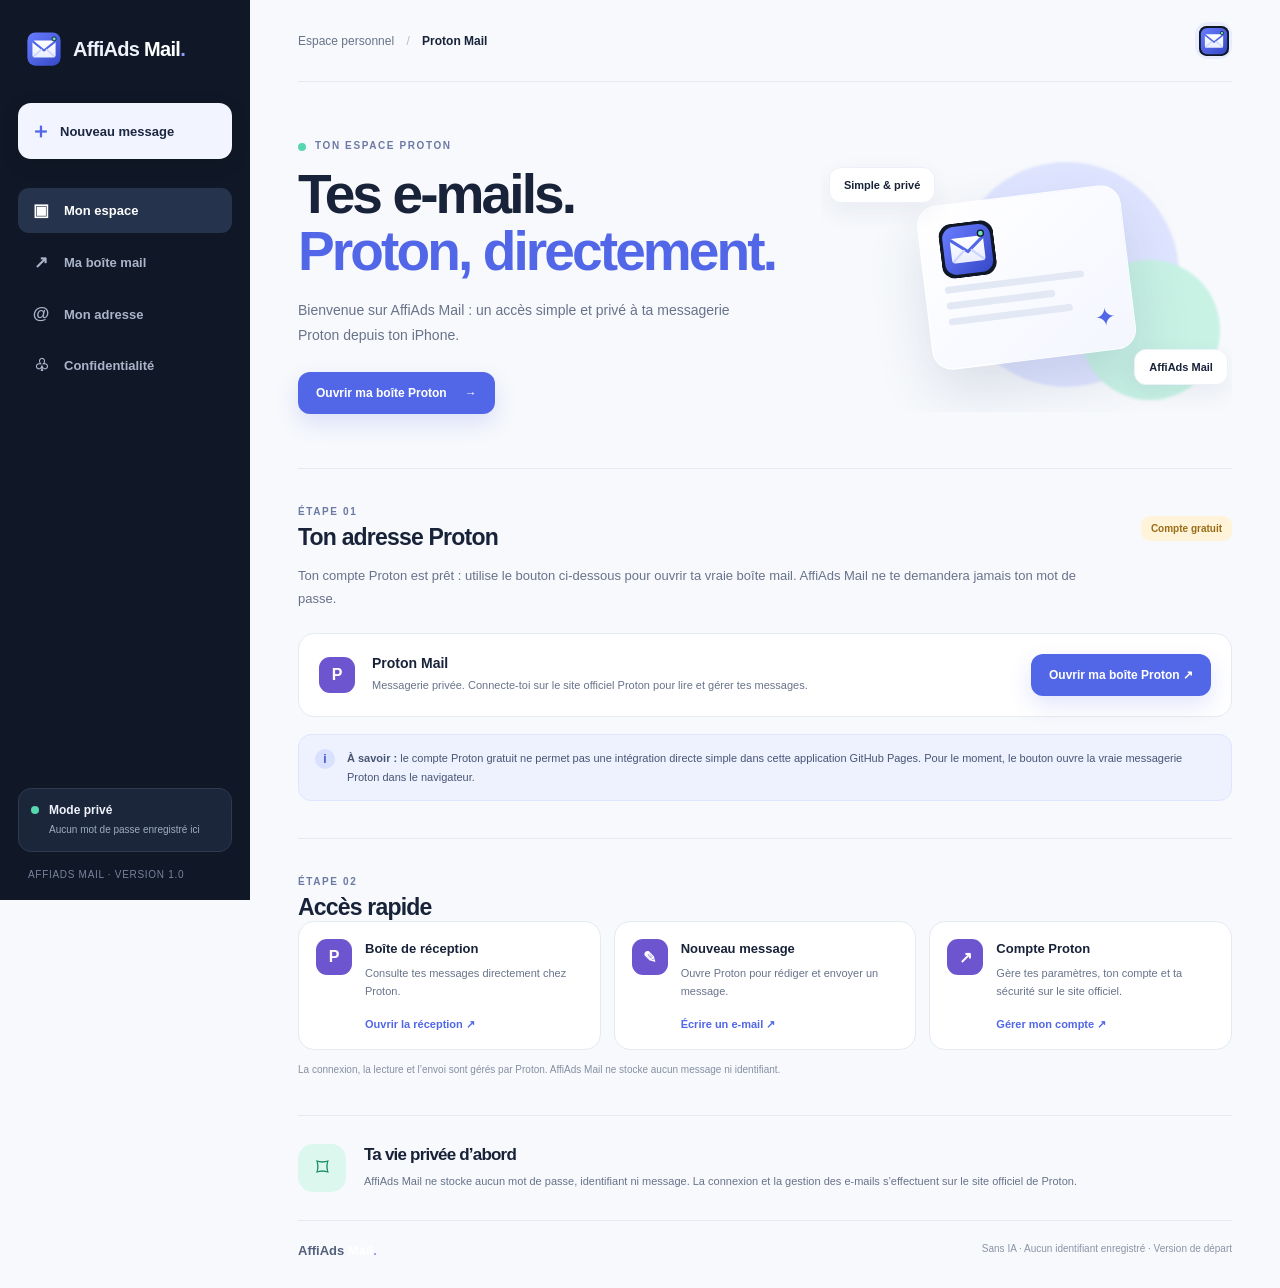
<file: index.html>
<!doctype html>
<html lang="fr">
<head>
<meta charset="utf-8"><meta name="viewport" content="width=device-width,initial-scale=1,viewport-fit=cover">
<meta name="theme-color" content="#101827"><meta name="description" content="AffiAds Mail — ton espace de messagerie personnel.">
<link rel="manifest" href="./manifest.webmanifest"><link rel="icon" href="./icons/icon.svg" type="image/svg+xml"><link rel="stylesheet" href="./style.css">
<title>AffiAds Mail — Proton</title>
</head>
<body>
<div class="app-shell">
<aside class="sidebar" id="sidebar">
<a class="brand" href="./"><img src="./icons/icon.svg" alt="" class="brand-icon"><span>AffiAds <b>Mail</b><i>.</i></span></a>
<button class="compose-btn" id="composeBtn"><span>＋</span> Nouveau message</button>
<nav class="nav" aria-label="Navigation">
<a class="nav-item active" href="#accueil"><span>▣</span> Mon espace</a>
<a class="nav-item" href="#connexion"><span>↗</span> Ma boîte mail</a>
<a class="nav-item" href="#adresse"><span>@</span> Mon adresse</a>
<a class="nav-item" href="#confidentialite"><span>♧</span> Confidentialité</a>
</nav>
<div class="sidebar-note"><span class="status-dot"></span><div><b>Mode privé</b><small>Aucun mot de passe enregistré ici</small></div></div>
<div class="sidebar-footer">AFFIADS MAIL · VERSION 1.0</div>
</aside>
<main class="main">
<header class="topbar"><button class="icon-btn mobile-menu" id="menuBtn" aria-label="Ouvrir le menu">☰</button><div class="crumb">Espace personnel <span>/</span> <b>Proton Mail</b></div><div class="avatar"><img src="./icons/icon.svg" alt="Logo AffiAds Mail"></div></header>
<section class="hero" id="accueil"><div class="hero-copy"><div class="eyebrow"><span class="status-dot"></span> TON ESPACE PROTON</div><h1>Tes e-mails.<br><em>Proton, directement.</em></h1><p>Bienvenue sur AffiAds Mail : un accès simple et privé à ta messagerie Proton depuis ton iPhone.</p><a class="primary-btn" href="https://mail.proton.me/" target="_blank" rel="noopener noreferrer">Ouvrir ma boîte Proton <span>→</span></a></div>
<div class="hero-art" aria-hidden="true"><div class="orb orb-one"></div><div class="orb orb-two"></div><div class="mail-card"><img src="./icons/icon.svg" alt=""><div class="mail-lines"><i></i><i></i><i></i></div><div class="mail-stamp">✦</div></div><div class="floating-chip chip-one">Simple &amp; privé</div><div class="floating-chip chip-two">AffiAds Mail</div></div></section>
<section class="section" id="adresse"><div class="section-heading"><div><p class="eyebrow">ÉTAPE 01</p><h2>Ton adresse Proton</h2></div><span class="step-tag">Compte gratuit</span></div>
<p class="section-intro">Ton compte Proton est prêt : utilise le bouton ci-dessous pour ouvrir ta vraie boîte mail. AffiAds Mail ne te demandera jamais ton mot de passe.</p>
<div class="access-panel"><div class="provider-logo proton">P</div><div class="access-copy"><h3>Proton Mail</h3><p>Messagerie privée. Connecte-toi sur le site officiel Proton pour lire et gérer tes messages.</p></div><div class="access-actions"><a class="primary-btn" href="https://mail.proton.me/" target="_blank" rel="noopener noreferrer">Ouvrir ma boîte Proton ↗</a></div></div>
<div class="notice"><span class="notice-icon">i</span><p><b>À savoir :</b> le compte Proton gratuit ne permet pas une intégration directe simple dans cette application GitHub Pages. Pour le moment, le bouton ouvre la vraie messagerie Proton dans le navigateur.</p></div></section>
<section class="section" id="connexion"><div class="section-heading"><div><p class="eyebrow">ÉTAPE 02</p><h2>Accès rapide</h2></div></div>
<div class="provider-grid">
<article class="provider-card"><div class="provider-logo proton">P</div><div class="provider-copy"><h3>Boîte de réception</h3><p>Consulte tes messages directement chez Proton.</p><a href="https://mail.proton.me/u/0/inbox" target="_blank" rel="noopener noreferrer">Ouvrir la réception ↗</a></div></article>
<article class="provider-card"><div class="provider-logo proton">✎</div><div class="provider-copy"><h3>Nouveau message</h3><p>Ouvre Proton pour rédiger et envoyer un message.</p><a href="https://mail.proton.me/" target="_blank" rel="noopener noreferrer">Écrire un e-mail ↗</a></div></article>
<article class="provider-card"><div class="provider-logo proton">↗</div><div class="provider-copy"><h3>Compte Proton</h3><p>Gère tes paramètres, ton compte et ta sécurité sur le site officiel.</p><a href="https://account.proton.me/" target="_blank" rel="noopener noreferrer">Gérer mon compte ↗</a></div></article>
</div>
<p class="small-muted">La connexion, la lecture et l’envoi sont gérés par Proton. AffiAds Mail ne stocke aucun message ni identifiant.</p></section>
<section class="section privacy-section" id="confidentialite"><div class="privacy-icon">⌑</div><div><h2>Ta vie privée d’abord</h2><p>AffiAds Mail ne stocke aucun mot de passe, identifiant ni message. La connexion et la gestion des e-mails s’effectuent sur le site officiel de Proton.</p></div></section>
<footer class="footer"><span>AffiAds <b>Mail</b><i>.</i></span><span>Sans IA · Aucun identifiant enregistré · Version de départ</span></footer>
</main></div>

<script src="./app.js" defer></script>
</body></html>
</file>
<file: style.css>
:root{color-scheme:light;--ink:#182238;--muted:#68738a;--line:#e5eaf1;--paper:#f7f9fc;--blue:#5267e8;--blue-dark:#3549c7;--radius:22px;font-family:Inter,-apple-system,BlinkMacSystemFont,"Segoe UI",sans-serif}*{box-sizing:border-box}html{scroll-behavior:smooth}body{margin:0;background:var(--paper);color:var(--ink)}a{color:inherit}.app-shell{min-height:100vh;display:grid;grid-template-columns:250px minmax(0,1fr)}.sidebar{background:#101827;color:#eef2fb;padding:30px 18px 20px;display:flex;flex-direction:column;min-height:100vh;position:sticky;top:0;height:100vh}.brand{display:flex;align-items:center;gap:10px;text-decoration:none;font-weight:800;font-size:20px;letter-spacing:-.7px;padding:0 7px 35px;white-space:nowrap}.brand-icon{width:38px;height:38px}.brand b,.footer b{font-weight:800;color:#fff}.brand i,.footer i{font-style:normal;color:#8c9bff}.compose-btn{border:0;border-radius:13px;background:#f2f4ff;color:#1b2741;padding:14px 12px;font-weight:750;font-size:13px;display:flex;align-items:center;gap:9px;cursor:pointer;box-shadow:0 5px 18px #0002}.compose-btn span{font-size:21px;color:var(--blue)}.nav{display:grid;gap:7px;margin-top:29px}.nav-item{display:flex;align-items:center;gap:13px;padding:12px 13px;border-radius:11px;text-decoration:none;color:#aab4c9;font-size:13px;font-weight:600}.nav-item span{width:20px;text-align:center;font-size:17px}.nav-item:hover,.nav-item.active{background:#26334c;color:white}.sidebar-note{display:flex;gap:10px;align-items:flex-start;margin-top:auto;background:#1b263a;padding:14px 12px;border:1px solid #2d3a51;border-radius:13px}.sidebar-note b,.sidebar-note small{display:block}.sidebar-note b{font-size:12px;margin-bottom:5px}.sidebar-note small{font-size:10px;line-height:1.5;color:#9eabc1}.status-dot{width:8px;height:8px;display:inline-block;border-radius:50%;background:#57d7ad;flex-shrink:0;margin-top:3px}.sidebar-footer{font-size:10px;color:#77839b;padding:17px 10px 0;letter-spacing:.7px}.main{min-width:0;padding:0 48px;max-width:1440px;width:100%;margin:0 auto}.topbar{height:82px;display:flex;align-items:center;justify-content:space-between;border-bottom:1px solid var(--line)}.crumb{font-size:12px;color:var(--muted)}.crumb span{margin:0 9px;color:#b5bdca}.crumb b{color:var(--ink)}.avatar{width:37px;height:37px;border-radius:13px;background:#e8ecff;display:grid;place-items:center;overflow:hidden}.avatar img{width:30px;height:30px}.mobile-menu{display:none}.hero{display:grid;grid-template-columns:1.1fr .9fr;gap:20px;align-items:center;padding:58px 0 54px;border-bottom:1px solid var(--line)}.eyebrow{font-size:10px;letter-spacing:1.6px;font-weight:800;color:#6c79a4;margin:0 0 15px}.hero .eyebrow{display:flex;gap:9px;align-items:center}.hero h1{font-size:clamp(39px,4.3vw,61px);line-height:1.04;letter-spacing:-2.9px;margin:0 0 18px;font-weight:800}.hero h1 em{font-style:normal;color:var(--blue)}.hero-copy>p{max-width:470px;color:var(--muted);line-height:1.75;font-size:14px;margin:0 0 25px}.primary-btn,.secondary-btn{display:inline-flex;align-items:center;justify-content:center;gap:18px;border-radius:12px;text-decoration:none;font-size:12px;font-weight:750;padding:14px 18px}.primary-btn{background:var(--blue);color:white;box-shadow:0 9px 22px #5267e82b}.primary-btn:hover{background:var(--blue-dark)}.hero-art{height:270px;position:relative;display:grid;place-items:center;overflow:hidden}.orb{position:absolute;border-radius:50%;filter:blur(1px)}.orb-one{width:225px;height:225px;background:#dfe5ff;right:13%;top:20px}.orb-two{width:140px;height:140px;background:#c8f2e4;right:3%;bottom:12px}.mail-card{z-index:1;width:205px;height:165px;border-radius:20px;background:linear-gradient(145deg,#fff,#f4f6ff);box-shadow:0 24px 55px #33477b26;border:1px solid #fff;padding:19px;transform:rotate(-7deg);position:relative}.mail-card>img{width:55px;height:55px}.mail-lines{display:grid;gap:9px;margin-top:7px}.mail-lines i{height:7px;background:#e3e8f5;border-radius:8px;width:85%}.mail-lines i:nth-child(2){width:66%}.mail-lines i:nth-child(3){width:76%}.mail-stamp{position:absolute;right:18px;bottom:18px;color:var(--blue);font-size:25px}.floating-chip{position:absolute;z-index:2;background:#fff;border:1px solid #edf0f8;box-shadow:0 9px 25px #26395e12;padding:11px 14px;border-radius:12px;font-size:11px;font-weight:750}.chip-one{top:25px;left:2%}.chip-two{right:1%;bottom:27px}.section{padding:37px 0;border-bottom:1px solid var(--line)}.section-heading{display:flex;justify-content:space-between;align-items:center;gap:15px}.section-heading .eyebrow{margin-bottom:7px}.section h2,.privacy-section h2{font-size:23px;letter-spacing:-.8px;margin:0}.step-tag{background:#fff4d9;color:#9a6c16;padding:7px 10px;border-radius:9px;font-size:10px;font-weight:800}.section-intro{font-size:13px;line-height:1.75;color:var(--muted);max-width:790px;margin:14px 0 22px}.provider-grid{display:grid;grid-template-columns:repeat(3,minmax(0,1fr));gap:13px}.provider-card{display:flex;gap:13px;background:#fff;border:1px solid var(--line);border-radius:16px;padding:17px;min-width:0;transition:transform .18s,box-shadow .18s}.provider-card:hover{transform:translateY(-2px);box-shadow:0 12px 28px #2436570c}.provider-logo{flex-shrink:0;width:36px;height:36px;border-radius:11px;display:grid;place-items:center;font-weight:850;color:#fff}.proton{background:#6d55cf}.outlook{background:#2675d8}.gmail{background:#d95549}.provider-copy h3{font-size:13px;margin:2px 0 8px}.provider-copy p{font-size:11px;line-height:1.65;color:var(--muted);margin:0 0 13px}.provider-copy a{font-size:11px;font-weight:750;color:var(--blue);text-decoration:none}.notice{display:flex;gap:12px;margin-top:17px;background:#eef2ff;border:1px solid #dfe5ff;border-radius:13px;padding:14px 16px;color:#475574}.notice-icon{display:grid;place-items:center;flex-shrink:0;width:20px;height:20px;border-radius:50%;background:#d9e1ff;color:#4258cf;font-size:12px;font-weight:800}.notice p{font-size:11px;line-height:1.7;margin:0}.notice code,.section-intro code{font-size:11px;background:#fff;padding:2px 5px;border-radius:4px}.access-panel{display:flex;align-items:center;gap:17px;background:#fff;border:1px solid var(--line);border-radius:16px;padding:20px;margin-top:19px}.access-icon{width:45px;height:45px;display:grid;place-items:center;border-radius:13px;background:#e9edff;color:var(--blue);font-size:24px;flex-shrink:0}.access-copy{flex:1}.access-copy h3{font-size:14px;margin:0 0 6px}.access-copy p{font-size:11px;color:var(--muted);line-height:1.6;margin:0}.access-actions{display:flex;gap:7px;flex-wrap:wrap}.secondary-btn{background:#f3f5fa;color:#35415a;border:1px solid #e6eaf1;padding:11px 13px;gap:0}.secondary-btn:hover{background:#e8ecfb}.small-muted{font-size:10px;color:#858fa2;margin:12px 0 0;line-height:1.6}.privacy-section{display:flex;align-items:center;gap:18px;padding:28px 0}.privacy-icon{width:48px;height:48px;flex-shrink:0;border-radius:15px;display:grid;place-items:center;background:#dcf7ed;color:#178967;font-size:25px}.privacy-section h2{font-size:17px;margin-bottom:7px}.privacy-section p{font-size:11px;line-height:1.7;color:var(--muted);margin:0;max-width:720px}.footer{display:flex;justify-content:space-between;gap:15px;padding:22px 0 30px;font-size:10px;color:#8b94a6}.footer>span:first-child{font-weight:850;color:#53617a;font-size:13px}.compose-dialog{border:0;border-radius:22px;padding:0;width:min(420px,calc(100% - 28px));box-shadow:0 25px 90px #10182755}.compose-dialog::backdrop{background:#10182785;backdrop-filter:blur(4px)}.dialog-inner{position:relative;padding:29px}.dialog-close{position:absolute;right:17px;top:12px;border:0;background:transparent;font-size:27px;color:#78839a;cursor:pointer}.dialog-logo{width:48px;height:48px}.dialog-inner h2{margin:17px 0 9px;font-size:23px}.dialog-inner p{font-size:13px;line-height:1.7;color:var(--muted)}.dialog-links{display:grid;gap:9px;margin:20px 0}.dialog-links a{background:#f5f7fb;border:1px solid var(--line);padding:12px;border-radius:10px;text-decoration:none;font-size:12px;font-weight:700}.close-action{width:100%;cursor:pointer}@media(max-width:1050px){.main{padding:0 28px}.provider-grid{grid-template-columns:1fr}.provider-card{padding:15px}.hero{grid-template-columns:1fr .7fr}.hero-art{transform:scale(.9)}}@media(max-width:720px){.app-shell{display:block}.sidebar{position:fixed;z-index:10;left:0;top:0;width:260px;transform:translateX(-105%);transition:transform .2s;height:100dvh;min-height:0;box-shadow:15px 0 40px #0002}.sidebar.open{transform:translateX(0)}.main{padding:0 19px}.topbar{height:65px}.mobile-menu{display:block;border:0;background:transparent;font-size:20px;color:var(--ink);padding:8px}.crumb{margin-right:auto;margin-left:12px;font-size:11px}.hero{display:block;padding:38px 0 30px}.hero h1{font-size:42px;letter-spacing:-2px}.hero-copy>p{font-size:13px}.hero-art{height:205px;margin-top:12px;transform:none}.orb-one{width:185px;height:185px;right:20%}.orb-two{width:110px;height:110px}.mail-card{transform:rotate(-7deg) scale(.88)}.chip-one{left:2%;top:13px}.chip-two{right:0;bottom:13px}.section{padding:29px 0}.section h2{font-size:21px}.section-heading{align-items:flex-start}.provider-grid{gap:9px}.provider-card{padding:14px}.access-panel{align-items:flex-start;flex-wrap:wrap;padding:15px}.access-copy{min-width:calc(100% - 70px)}.access-actions{width:100%;padding-left:0}.footer{flex-direction:column}.privacy-section{align-items:flex-start}.step-tag{font-size:9px}}@media(prefers-reduced-motion:reduce){*{scroll-behavior:auto!important;transition:none!important}}
.brand-icon{width:38px;height:38px;flex-shrink:0}.brand b{color:#fff}.brand i{font-style:normal;color:#8c9bff}.avatar img{object-fit:contain}.mail-card>img{display:block;width:55px;height:55px}.dialog-logo{display:block;width:48px;height:48px}

.mail-controls{background:#fff;border:1px solid var(--line);border-radius:16px;padding:18px;margin-top:18px}.mail-toolbar{display:flex;gap:9px;align-items:center;flex-wrap:wrap}.mail-toolbar .primary-btn,.mail-toolbar .secondary-btn{cursor:pointer;border:0}.search-toolbar{margin:18px 0}.search-toolbar input{flex:1;min-width:160px}.mail-controls input,.mail-controls textarea{font:inherit;font-size:13px;padding:12px;border:1px solid #dfe5ef;border-radius:10px;background:#fff;color:var(--ink);width:100%;min-width:0}.mail-controls input:focus,.mail-controls textarea:focus{outline:2px solid #aebaff;border-color:var(--blue)}.mail-columns{display:grid;grid-template-columns:minmax(0,.9fr) minmax(0,1.1fr);gap:16px}.mail-columns h3,.send-form h3{font-size:14px;margin:12px 0}.message-list{display:grid;gap:7px;max-height:420px;overflow:auto}.message-item{display:grid;gap:5px;text-align:left;border:1px solid var(--line);background:#f9faff;border-radius:10px;padding:11px;cursor:pointer;color:var(--ink);min-width:0}.message-item:hover{border-color:#b9c4ff;background:#f0f3ff}.message-item strong,.message-item span,.message-item small{overflow-wrap:anywhere}.message-item strong{font-size:12px}.message-item span{font-size:12px}.message-item small{font-size:10px;color:var(--muted)}.message-view{border:1px solid var(--line);border-radius:12px;padding:12px;min-width:0}.message-body{font-size:13px;line-height:1.65;overflow-wrap:anywhere;max-height:430px;overflow:auto;white-space:pre-wrap}.message-frame{width:100%;height:380px;border:0;background:#fff}.send-form{display:grid;gap:9px;margin-top:22px;padding-top:18px;border-top:1px solid var(--line)}.send-form label{font-size:12px;font-weight:700}.send-form .primary-btn{border:0;cursor:pointer;justify-self:start}.error-text{color:#b42318!important}.step-tag{white-space:nowrap}button[hidden],div[hidden]{display:none!important}@media(max-width:720px){.mail-controls{padding:12px}.mail-columns{grid-template-columns:1fr}.message-list{max-height:270px}.mail-toolbar .primary-btn{width:100%}.send-form .primary-btn{width:100%}}
</file>
